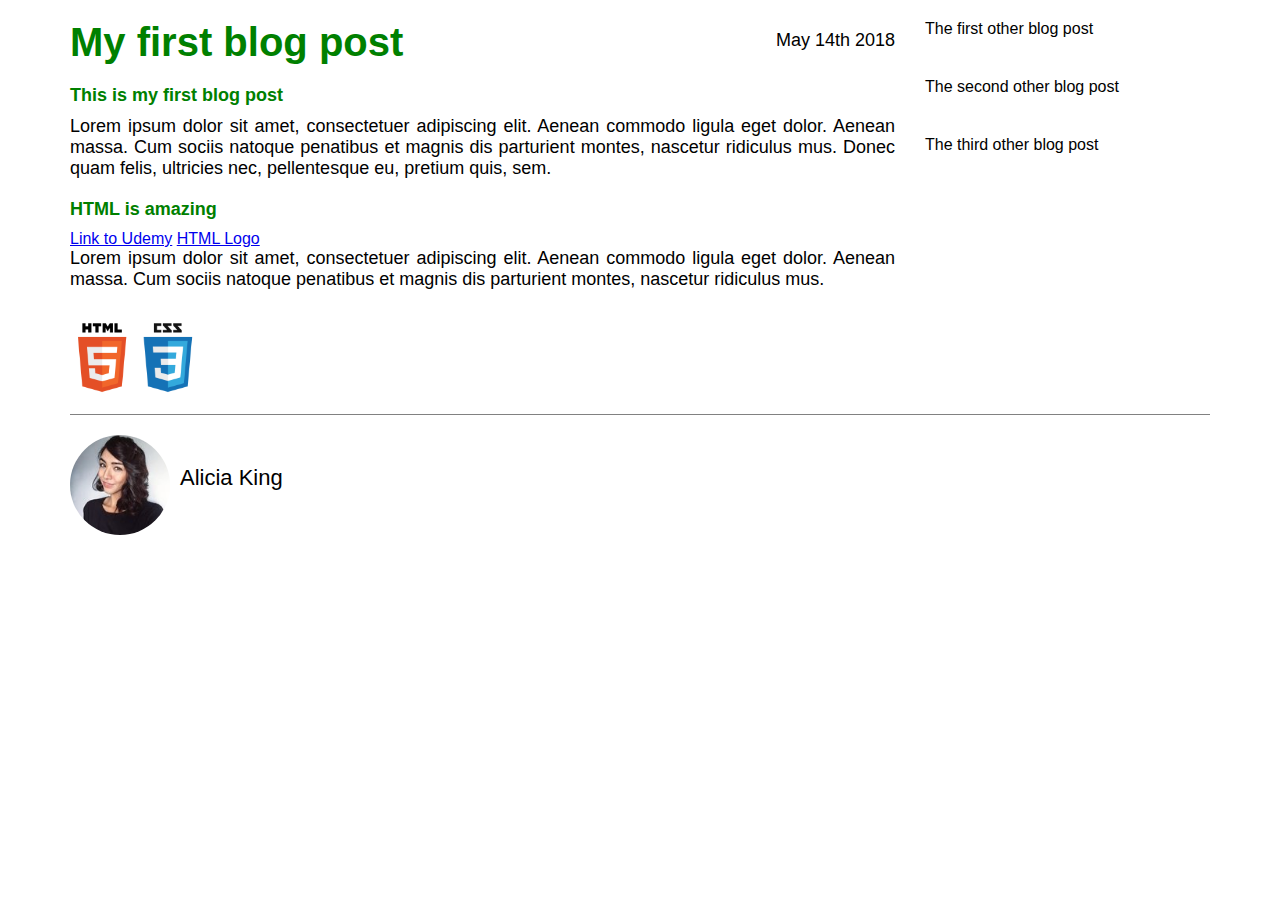
<file: blog post/index.html>
<!DOCTYPE html>
<html>
    <head>
        <title>My first Blog Post</title>
        <link rel="stylesheet" type="text/css" href="style.css">
    </head>
    <body>
        <div class="container">            
            <div class="blog-post">
        
                <h1>My first blog post</h1>
                <p class="date" >May 14th 2018 </p>
                <h2>This is my first blog post</h2>

                <p class="main-text">
                Lorem ipsum dolor sit amet, consectetuer adipiscing elit. Aenean commodo ligula eget dolor. Aenean massa. Cum sociis natoque penatibus et magnis dis parturient montes, nascetur ridiculus mus. Donec quam felis, ultricies nec, pellentesque eu, pretium quis, sem.
                </p>
                <h2>HTML is amazing</h2>
                <a href="http://udemy.com" target= "_blank">Link to Udemy</a>
                <a href="Logo.png" target="_blank">HTML Logo</a>

                <p class="main-text">
                Lorem ipsum dolor sit amet, consectetuer adipiscing elit. Aenean commodo ligula eget dolor. Aenean massa. Cum sociis natoque penatibus et magnis dis parturient montes, nascetur ridiculus mus. 
                </p>
                <img src="Logo.png" alt="HTML5 logo">
            </div>
            
            
            <div class="other-posts">
                <div class="other">
                    The first other blog post
                </div>
                <div class="other">
                    The second other blog post
                </div>
                <div class="other">
                    The third other blog post
                </div>
            </div>

            <div class="clearfix"></div>
            <div class="author-box">
            <img src="author.jpg" alt="Author Photo">
            <p class="author-text">
                Alicia King
            </p>
            </div>
        
        </div>
    </body>

</html>
</file>
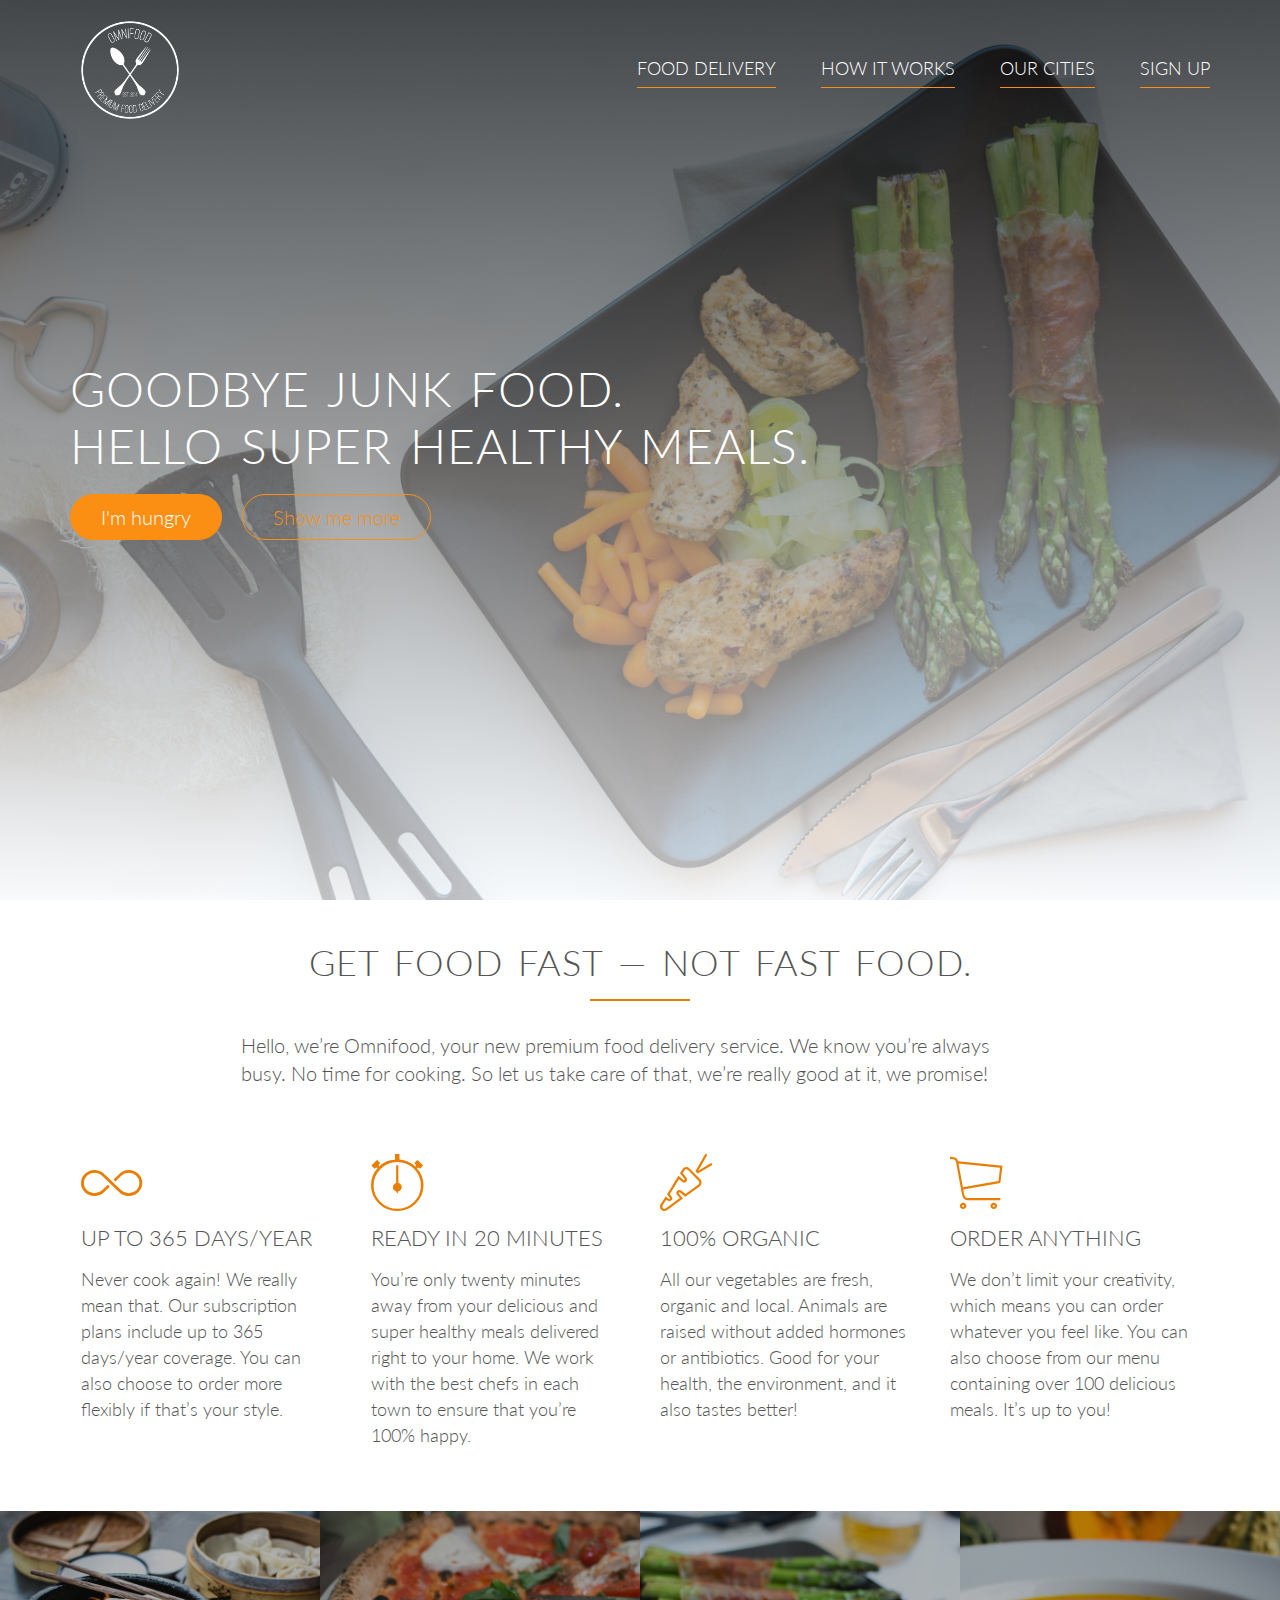
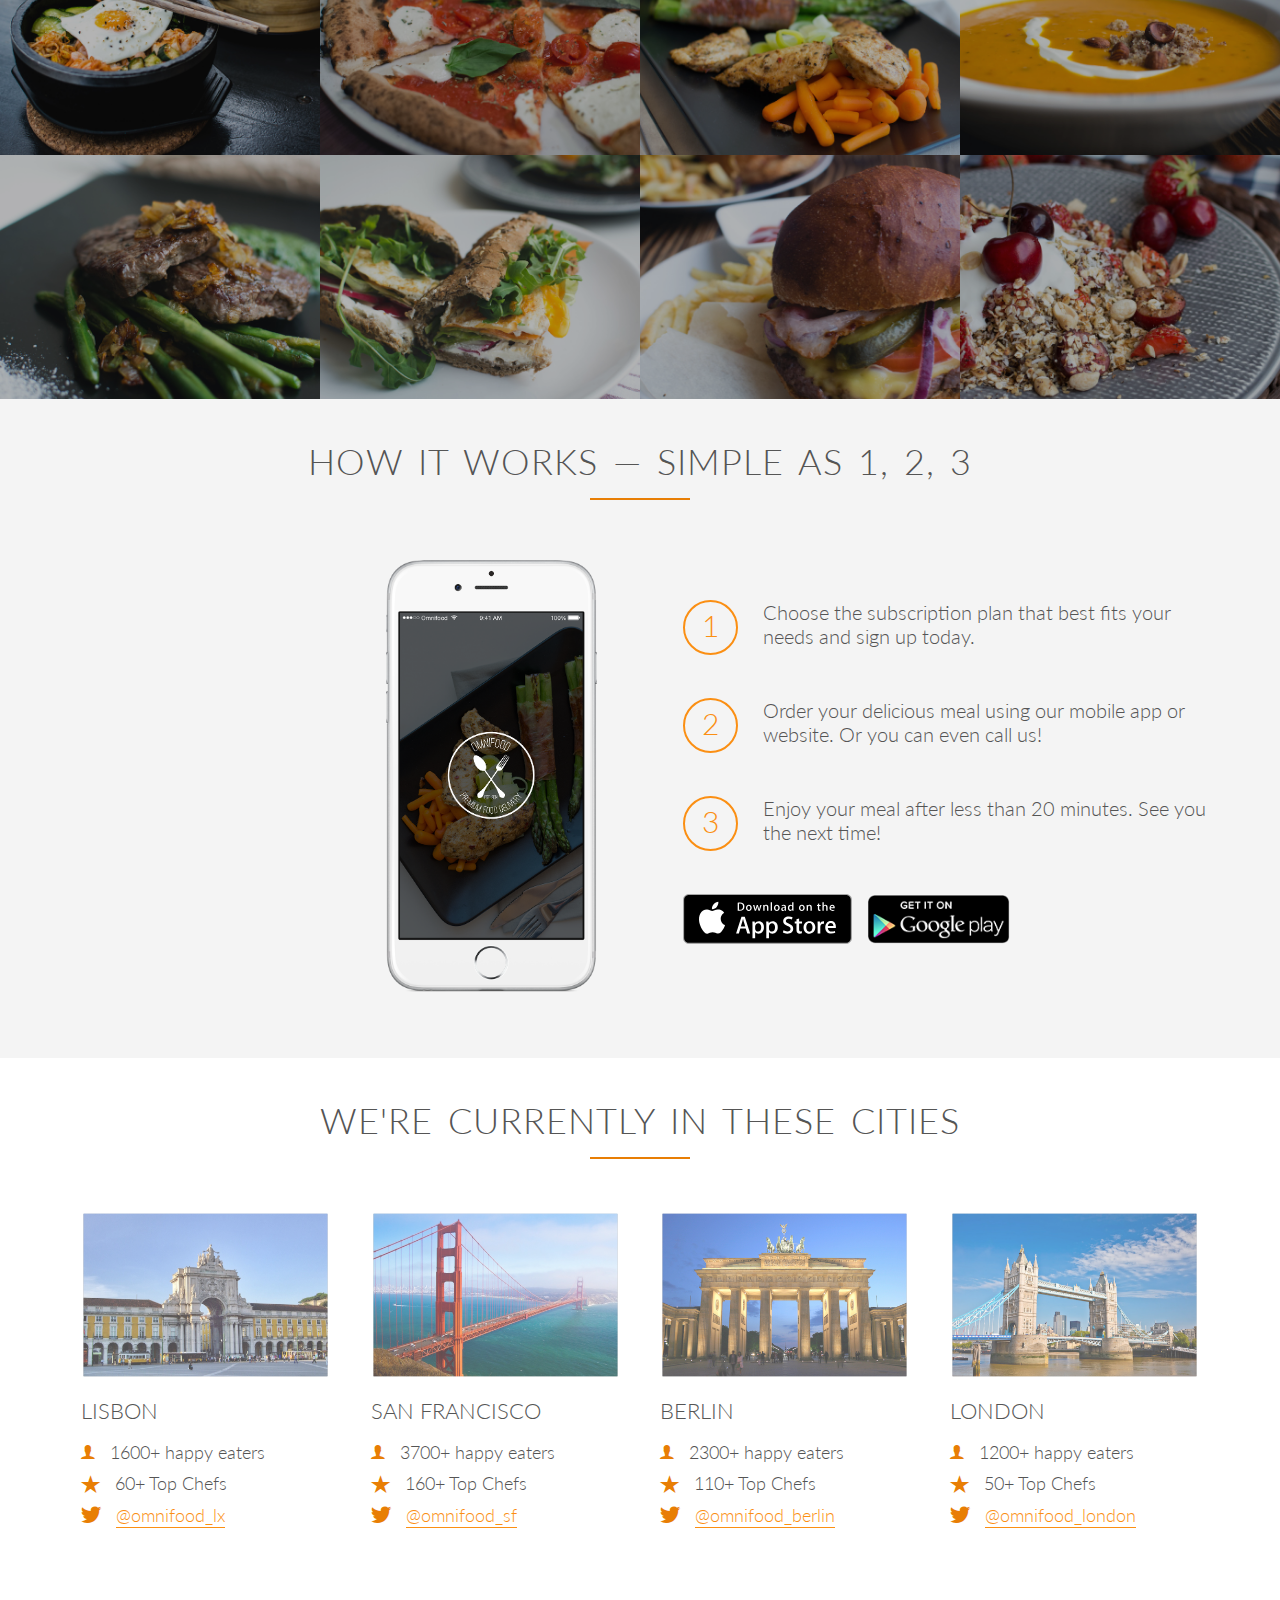
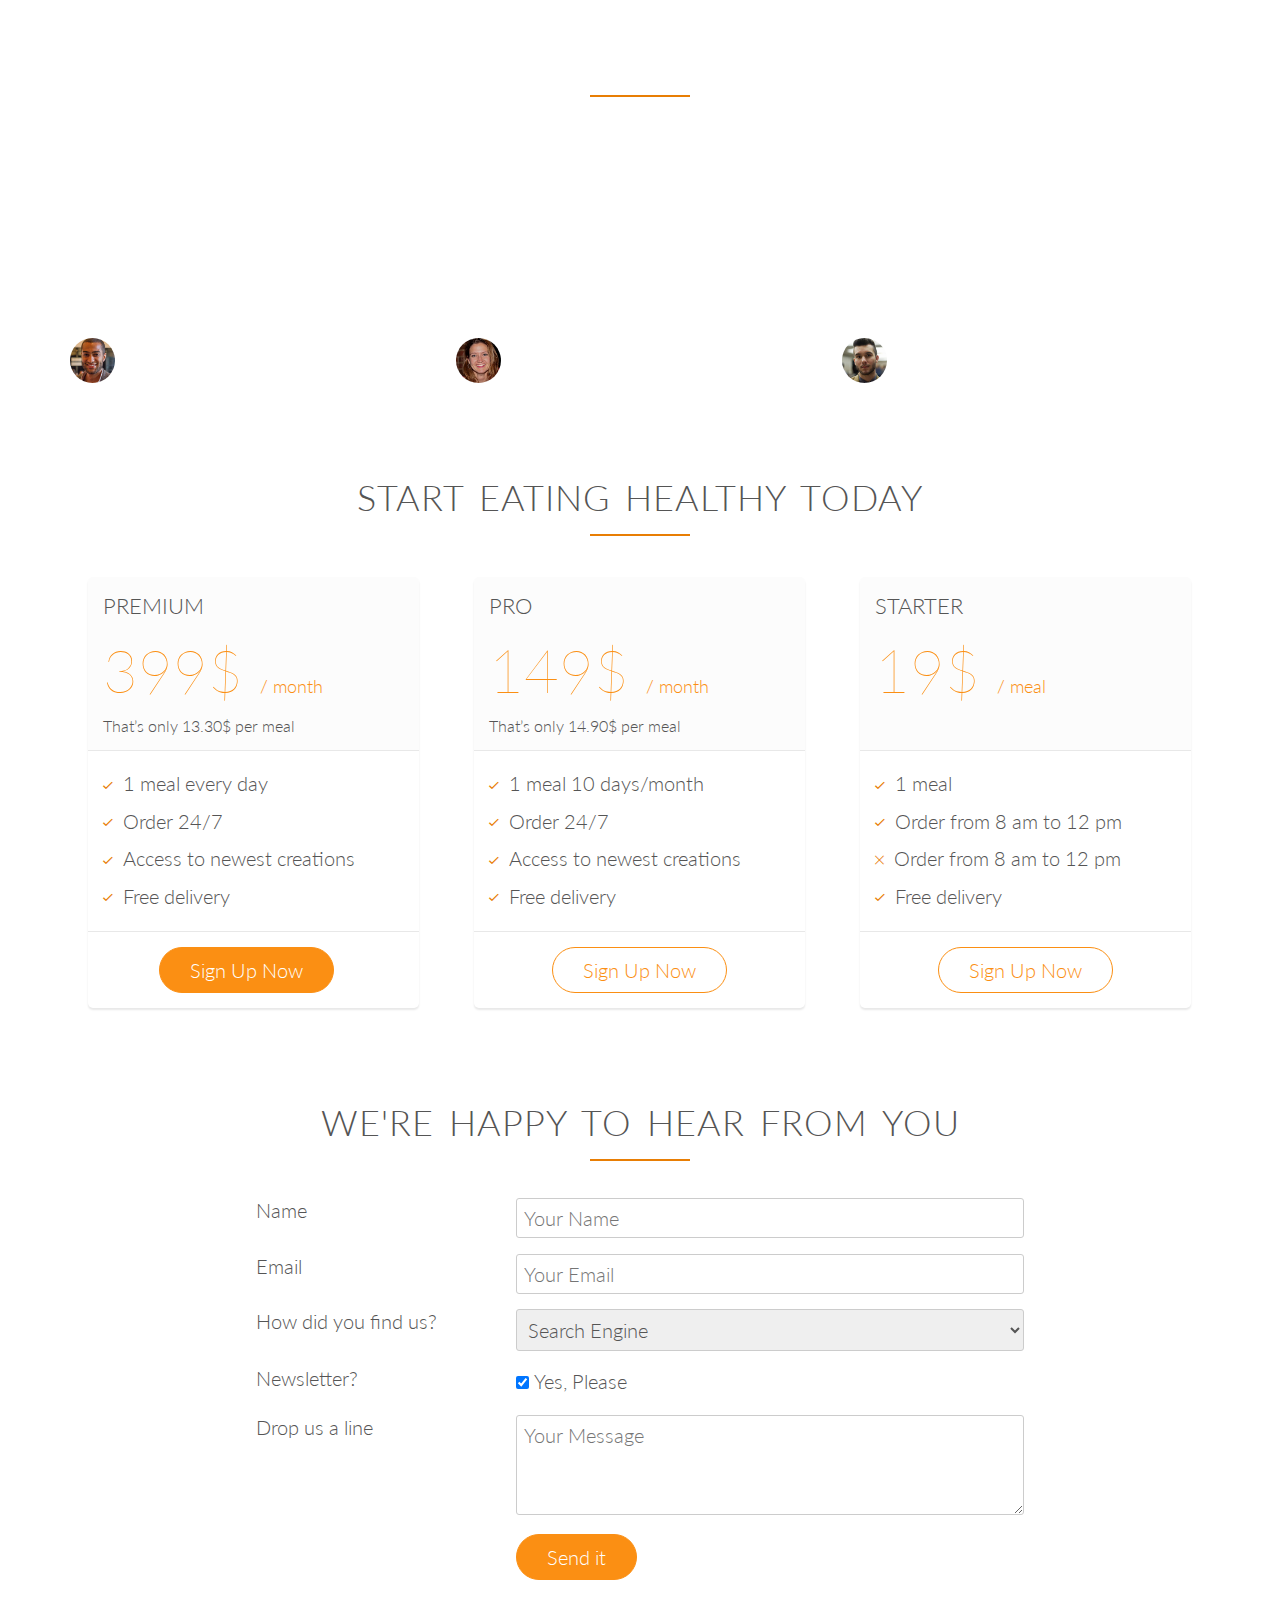
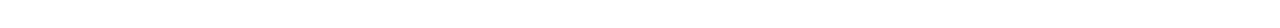
<file: omnifood/index.html>
<!DOCTYPE html>

<html lang="en">

<head>
    <link rel="stylesheet" type="text/css" href="vendors/css/normalize.css">
    <link rel="stylesheet" type="text/css" href="vendors/css/grid.css">
    <link rel="stylesheet" type="text/css" href="./resources/css/style.css">
    <link rel="stylesheet" type="text/css" href="./vendors/css/ionicons.min.css">
    <!-- <script src="https://unpkg.com/ionicons@4.1.1/dist/ionicons.js"></script> -->
    <link href="https://fonts.googleapis.com/css?family=Lato:100,300,300i,400" rel="stylesheet">
    <title>Omnifood</title>
</head>

<body>
    <nav>
        <div class="header-row">
            <img class="logo" src="resources/img/logo-white.png" alt="logo">
            <ul class="main-nav">
                <li>
                    <a href="#">Food Delivery</a>
                </li>
                <li>
                    <a href="#">How it works</a>
                </li>
                <li>
                    <a href="#">Our Cities</a>
                </li>
                <li>
                    <a href="#">Sign Up</a>
                </li>
            </ul>
        </div>
    </nav>
    <header>
        <div class="hero-text-box">
            <h1>Goodbye junk food.
                <br>Hello super healthy meals.</h1>
            <a class="btn btn-full" href="#">I'm hungry</a>
            <a class="btn btn-ghost" href="#">Show me more</a>
        </div>

    </header>

    <section class="secton-features">
        <div class="row">

            <h2>Get food fast &mdash; not fast food.</h2>
            <p class="long-copy">
                Hello, we&#8217;re Omnifood, your new premium food delivery service. We know you&#8217;re always busy. No time for cooking.
                So let us take care of that, we&#8217;re really good at it, we promise!
            </p>
            <div clas="row">
                <div class="col span-1-of-4 box">
                    <i class="ion-ios-infinite-outline icon-big"></i>
                    <!-- <ion-icon size="large" name="ios-infinite" ></ion-icon> -->
                    <h3>Up to 365 days/year</h3>
                    <p>Never cook again! We really mean that. Our subscription plans include up to 365 days/year coverage. You
                        can also choose to order more flexibly if that&#8217;s your style.
                    </p>
                </div>
                <div class="col span-1-of-4 box">
                    <i class="ion-ios-stopwatch-outline icon-big"></i>
                    <h3>Ready in 20 minutes</h3>
                    <p>You&#8217;re only twenty minutes away from your delicious and super healthy meals delivered right to
                        your home. We work with the best chefs in each town to ensure that you&#8217;re 100% happy.
                    </p>
                </div>
                <div class="col span-1-of-4 box">
                    <i class="ion-ios-nutrition-outline icon-big"></i>
                    <h3>100% organic</h3>
                    <p>All our vegetables are fresh, organic and local. Animals are raised without added hormones or antibiotics.
                        Good for your health, the environment, and it also tastes better!
                    </p>
                </div>
                <div class="col span-1-of-4 box">
                    <i class="ion-ios-cart-outline icon-big"></i>
                    <h3>Order anything</h3>
                    <p>We don&#8217;t limit your creativity, which means you can order whatever you feel like. You can also
                        choose from our menu containing over 100 delicious meals. It&#8217;s up to you!
                    </p>
                </div>
            </div>

        </div>

    </section>
    <section class="section-meals">
        <ul class="meals-showcase" >
            <li>
                <figure class="meal-photo">
                    <img src="resources/img/1.jpg" alt="Korean bibimbap with egg and vegetables">
                </figure>
            </li>
            <li>
                <figure class="meal-photo">
                    <img src="resources/img/2.jpg" alt="Simple italian pizza with cherry tomatoes">
                </figure>
            </li>
            <li>
                <figure class="meal-photo">
                    <img src="resources/img/3.jpg" alt="Chicken breast steak with vegetables">
                </figure>
            </li>
            <li>
                <figure class="meal-photo">
                    <img src="resources/img/4.jpg" alt="Autumn pumpkin soup">
                </figure>
            </li>
        </ul>
        <ul class="meals-showcase " >
            <li>
                <figure class="meal-photo">
                    <img src="resources/img/5.jpg" alt="Paleo beef steak with vegetables">
                </figure>
            </li>
            <li>
                <figure class="meal-photo">
                    <img src="resources/img/6.jpg" alt="Healthy baguette with egg and vegetables">
                </figure>
            </li>
            <li>
                <figure class="meal-photo">
                    <img src="resources/img/7.jpg" alt="Burger with cheddar and bacon">
                </figure>
            </li>
            <li>
                <figure class="meal-photo">
                    <img src="resources/img/8.jpg" alt="Granola with cherries and strawberries">
                </figure>
            </li>
        </ul>

    </section>
    <div class="clearfix"></div>
    <section class="section-steps">
        <div class="row">
            <h2>How it works &mdash; Simple as 1, 2, 3</h2>
        </div>
        <div class="row">
            <div class="col span-1-of-2 steps-box">
                <img src="./resources/img/app-iPhone.png" class="app-screen" alt="Omnifood app on iPhone">
            </div>
            <div class="col span-1-of-2 steps-box">
                <div class="works-step">
                    <div>1</div>
                    <p>
                        Choose the subscription plan that best fits your needs and sign up today.
                    </p>
                </div>
                <div class="works-step">
                    <div>2</div>
                    <p>
                        Order your delicious meal using our mobile app or website. Or you can even call us!
                    </p>
                </div>
                <div class="works-step">
                    <div>3</div>
                    <p>
                        Enjoy your meal after less than 20 minutes. See you the next time!
                    </p>
                </div>
                <a href="#" class="btn-app"><img src="./resources/img/download-app.svg"  alt="App Store Download Image"></a>
                <a href="#" class="btn-app"><img src="./resources/img/download-app-android.png" alt="Play Store Download Image"></a>
            </div>
        </div>
    </section>
    <div class="clearfix"></div>
    <section class="section-cities">
        <div class="row">
            <h2>We're currently in these cities</h2>
        </div>
        <div class="row">
            <div class="col span-1-of-4 box">
                <img src="./resources/img/lisbon-3.jpg" alt="Lisbon">
                <h3>Lisbon</h3>
                <div class="city-feature">
                    <p>
                        <i class="ion-ios-person icon-small"></i>
                        1600+ happy eaters</p>
                </div>
                <div class="city-feature">
                    <p>
                        <i class="ion-ios-star icon-small"></i>
                        60+ Top Chefs</p>
                </div>
                <div class="city-feature">
                    <p>
                        <i class="ion-social-twitter icon-small"></i>
                        <a href="#">@omnifood_lx</a></p>
                </div>
            </div>
            <div class="col span-1-of-4 box">
                <img src="./resources/img/san-francisco.jpg" alt="San Francisco">
                <h3>San Francisco</h3>
                <div class="city-feature">
                    <p>
                        <i class="ion-ios-person icon-small"></i>
                        3700+ happy eaters</p>
                </div>
                <div class="city-feature">
                    <p>
                        <i class="ion-ios-star icon-small"></i>
                        160+ Top Chefs</p>
                </div>
                <div class="city-feature">
                    <p>
                        <i class="ion-social-twitter icon-small"></i>
                        <a href="#">@omnifood_sf</a></p>
                </div>
            </div>
            <div class="col span-1-of-4 box">
                <img src="./resources/img/berlin.jpg" alt="Berlin">
                <h3>Berlin</h3>
                <div class="city-feature">
                    <p>
                        <i class="ion-ios-person icon-small"></i>
                        2300+ happy eaters</p>
                </div>
                <div class="city-feature">
                    <p>
                        <i class="ion-ios-star icon-small"></i>
                        110+ Top Chefs</p>
                </div>
                <div class="city-feature">
                    <p>
                        <i class="ion-social-twitter icon-small"></i>
                        <a href="#">@omnifood_berlin</a></p>
                </div>
            </div>
            <div class="col span-1-of-4 box">
                <img src="./resources/img/london.jpg" alt="London">
                <h3>London</h3>
                <div class="city-feature">
                    <p>
                        <i class="ion-ios-person icon-small"></i>
                        1200+ happy eaters</p>
                </div>
                <div class="city-feature">
                    <p>
                        <i class="ion-ios-star icon-small"></i>
                        50+ Top Chefs</p>
                </div>
                <div class="city-feature">
                    <p>
                        <i class="ion-social-twitter icon-small"></i>
                        <a href="#">@omnifood_london</a></p>
                </div>
            </div>
        </div>
    </section>
    <section class="section-testimonials">
        <h2>Our customers can't live without us</h2>
        <div class="row">
            <div class="col span-1-of-3">
                <blockquote>
                    Omnifood is just awesome! I just launched a startup which leaves me with no time for cooking, so Omnifood is a life-saver. 
                    Now that I got used to it, I couldn't live without my daily meals!
                </blockquote>
                <cite>
                    <img src="./resources/img/customer-1.jpg" alt="Customer 1">
                    Alberto Duncan
                </cite>
            </div>
            <div class="col span-1-of-3">
                <blockquote>
                    Inexpensive, healthy and great-tasting meals, delivered right to my home. 
                    We have lots of food delivery here in Lisbon, but no one comes even close to Omifood. Me and my family are so in love!
                </blockquote>
                <cite>
                    <img src="./resources/img/customer-2.jpg" alt="Customer 1">
                    Joana Silva
                </cite>
            </div>
            <div class="col span-1-of-3">
                <blockquote>
                    I was looking for a quick and easy food delivery service in San Franciso. I tried a lot of them and ended up with Omnifood. 
                    Best food delivery service in the Bay Area. Keep up the great work!
                </blockquote>
                <cite>
                    <img src="./resources/img/customer-3.jpg" alt="Customer 1">
                    Milton Chapman
                </cite>
            </div>
        </div>
    </section>

    <section "section-plans">
        <div class="row">
            <h2>Start eating healthy today</h2>
        </div>
        <div class="row">
            <div class="col span-1-of-3">
                <div class="plan-box">
                    <div>
                        <h3>Premium</h3>
                        <p class="plan-price">399$ <span>/ month</span></p>
                        <p class="plan-price-meal">That’s only 13.30$ per meal</p>
                    </div>
                    <div>
                        <ul>
                            <li><i class="ion-ios-checkmark-empty icon-small"></i>1 meal every day</li>
                            <li><i class="ion-ios-checkmark-empty icon-small"></i>Order 24/7</li>
                            <li><i class="ion-ios-checkmark-empty icon-small"></i>Access to newest creations</li>
                            <li><i class="ion-ios-checkmark-empty icon-small"></i>Free delivery</li>
                        </ul>
                    </div>
                    <div>
                        <a href="#" class="btn btn-full">Sign Up Now</a>
                    </div>
                </div>
            </div>
            <div class="col span-1-of-3">
                <div class="plan-box">
                    <div>
                        <h3>Pro</h3>
                        <p class="plan-price">149$ <span>/ month</span></p>
                        <p class="plan-price-meal">That’s only 14.90$ per meal</p>
                    </div>
                    <div>
                        <ul>
                            <li><i class="ion-ios-checkmark-empty icon-small"></i>1 meal 10 days/month</li>
                            <li><i class="ion-ios-checkmark-empty icon-small"></i>Order 24/7</li>
                            <li><i class="ion-ios-checkmark-empty icon-small"></i>Access to newest creations</li>
                            <li><i class="ion-ios-checkmark-empty icon-small"></i>Free delivery</li>
                        </ul>
                    </div>
                    <div>
                        <a href="#" class="btn btn-ghost">Sign Up Now</a>
                    </div>
                </div>
            </div>
            <div class="col span-1-of-3">
                <div class="plan-box">
                    <div>
                        <h3>Starter</h3>
                        <p class="plan-price">19$ <span>/ meal</span></p>
                        <p class="plan-price-meal">&nbsp;</p>
                    </div>
                    <div>
                        <ul>
                            <li><i class="ion-ios-checkmark-empty icon-small"></i>1 meal</li>
                            <li><i class="ion-ios-checkmark-empty icon-small"></i>Order from 8 am to 12 pm</li>
                            <li><i class="ion-ios-close-empty icon-small"></i>Order from 8 am to 12 pm</li>
                            <li><i class="ion-ios-checkmark-empty icon-small"></i>Free delivery</li>
                        </ul>
                    </div>
                    <div>
                        <a href="#" class="btn btn-ghost">Sign Up Now</a>
                    </div>
                </div>
            </div>
        </div>
    </section>
    <section class="section-form">
        <form method="POST" class="contact-form">
            <div class="row">
                <h2>We're happy to hear from you</h2>
            </div>
            <div class="row">
                <div class="col span-1-of-3">
                    Name
                </div>
                <div class="col span-2-of-3">
                    <input type="text" name="name" id="name" placeholder="Your Name" required>
                </div>
            </div>
            <div class="row">
                <div class="col span-1-of-3">
                    Email
                </div>
                <div class="col span-2-of-3">
                    <input type="email" name="email" id="email" placeholder="Your Email" required>
                </div>
            </div>
            <div class="row">
                <div class="col span-1-of-3">
                    How did you find us?
                </div>
                <div class="col span-2-of-3">
                    <select>
                        <option value="search" selected>Search Engine</option>
                        <option value="friends">Friends</option>
                        <option value="ad">Advertisement</option>
                        <option value="other">Other</option>
                    </select>
                </div>
            </div>
            <div class="row">
                <div class="col span-1-of-3">
                    Newsletter?
                </div>
                <div class="col span-2-of-3">
                    <input type="checkbox" checked>Yes, Please
                </div>
            </div>
            <div class="row">
                <div class="col span-1-of-3">
                    Drop us a line
                </div>
                <div class="col span-2-of-3">
                    <textarea placeholder="Your Message"></textarea>
                </div>
            </div>
            <div class="row">
                <div class="col span-1-of-3">
                    &nbsp;
                </div>
                <div class="col span-2-of-3">
                    <input type="submit" value="Send it"> 
                </div>
            </div>
        </form>
    </section>

</body>

</html>
</file>
<file: blog post/style.css>
*{
    margin:0px;
    padding:0px;
    box-sizing:border-box;
}

.clearfix:after{
    content: "";
    display: table;
    clear: both;
}

body{
    font-family: Helvetica Neue, Arial;
}

h1,h2{
    color:green;
    font-family: Helvetica Neue, Arial;    
}

h1{
    font-size:40px;
    margin-bottom:20px;
}

h2{
    font-size:18px;
    margin-bottom:10px;
}

.main-text{
    text-align:justify;
    margin-bottom:20px;
}

p {
    font-size:18px;
    text-align: justify;
    font-family: Hevetica Neue, Arial;
}

.container {
    width:1140px;
    margin:20px auto 0px auto;
}

.blog-post {
    width: 75%;
    float:left;
    padding-right:30px;
    position:relative;
}

.other-posts {
    width: 25%;
    float:left;
}

.author-box {
    border-top: 1px solid #818181;
    padding-top: 20px;
}

.author-text {
    font-size:22px;
    float: left;
    margin-top:30px;
    margin-left:10px;
}

.other {
    margin-bottom:40px;
}

.author-box img {
    height: 100px;
    width: 100px;
    border-radius: 50%;
    float:left;
}

.blog-post img{
    height:100px;
    width:auto;
}

.date{
    position:absolute;
    top: 10px;
    right: 30px;
}
</file>
<file: omnifood/vendors/css/grid.css>
/*  SECTIONS  ============================================================================= */

.section {
	clear: both;
	padding: 0px;
	margin: 0px;
}

/*  GROUPING  ============================================================================= */

.row {
    zoom: 1; /* For IE 6/7 (trigger hasLayout) */
}

.row:before,
.row:after {
    content:"";
    display:table;
}
.row:after {
    clear:both;
}

/*  GRID COLUMN SETUP   ==================================================================== */

.col {
	display: block;
	float:left;
	margin: 1% 0 1% 1.6%;
}

.col:first-child { margin-left: 0; } /* all browsers except IE6 and lower */


/*  REMOVE MARGINS AS ALL GO FULL WIDTH AT 480 PIXELS */

@media only screen and (max-width: 480px) {
	.col { 
		/*margin: 1% 0 1% 0%;*/
        margin: 0;
	}
}


/*  GRID OF TWO   ============================================================================= */


.span-2-of-2 {
	width: 100%;
}

.span-1-of-2 {
	width: 49.2%;
}

/*  GO FULL WIDTH AT LESS THAN 480 PIXELS */

@media only screen and (max-width: 480px) {
	.span-2-of-2 {
		width: 100%; 
	}
	.span-1-of-2 {
		width: 100%; 
	}
}


/*  GRID OF THREE   ============================================================================= */

	
.span-3-of-3 {
	width: 100%; 
}

.span-2-of-3 {
	width: 66.13%; 
}

.span-1-of-3 {
	width: 32.26%; 
}


/*  GO FULL WIDTH AT LESS THAN 480 PIXELS */

@media only screen and (max-width: 480px) {
	.span-3-of-3 {
		width: 100%; 
	}
	.span-2-of-3 {
		width: 100%; 
	}
	.span-1-of-3 {
		width: 100%;
	}
}

/*  GRID OF FOUR   ============================================================================= */

	
.span-4-of-4 {
	width: 100%; 
}

.span-3-of-4 {
	width: 74.6%; 
}

.span-2-of-4 {
	width: 49.2%; 
}

.span-1-of-4 {
	width: 23.8%; 
}


/*  GO FULL WIDTH AT LESS THAN 480 PIXELS */

@media only screen and (max-width: 480px) {
	.span-4-of-4 {
		width: 100%; 
	}
	.span-3-of-4 {
		width: 100%; 
	}
	.span-2-of-4 {
		width: 100%; 
	}
	.span-1-of-4 {
		width: 100%; 
	}
}


/*  GRID OF FIVE   ============================================================================= */

	
.span-5-of-5 {
	width: 100%;
}

.span-4-of-5 {
  	width: 79.68%; 
}

.span-3-of-5 {
  	width: 59.36%; 
}

.span-2-of-5 {
  	width: 39.04%;
}

.span-1-of-5 {
  	width: 18.72%;
}


/*  GO FULL WIDTH AT LESS THAN 480 PIXELS */

@media only screen and (max-width: 480px) {
	.span-5-of-5 {
		width: 100%; 
	}
	.span-4-of-5 {
		width: 100%; 
	}
	.span-3-of-5 {
		width: 100%; 
	}
	.span-2-of-5 {
		width: 100%; 
	}
	.span-1-of-5 {
		width: 100%; 
	}
}


/*  GRID OF SIX   ============================================================================= */


.span-6-of-6 {
	width: 100%;
}

.span-5-of-6 {
  	width: 83.06%;
}

.span-4-of-6 {
  	width: 66.13%;
}

.span-3-of-6 {
  	width: 49.2%;
}

.span-2-of-6 {
  	width: 32.26%;
}

.span-1-of-6 {
  	width: 15.33%;
}


/*  GO FULL WIDTH AT LESS THAN 480 PIXELS */

@media only screen and (max-width: 480px) {
	.span-6-of-6 {
		width: 100%; 
	}
	.span-5-of-6 {
		width: 100%; 
	}
	.span-4-of-6 {
		width: 100%; 
	}
	.span-3-of-6 {
		width: 100%; 
	}
	.span-2-of-6 {
		width: 100%; 
	}
	.span-1-of-6 {
		width: 100%; 
	}
}



/*  GRID OF SEVEN   ============================================================================= */


.span-7-of-7 {
	width: 100%;
}

.span-6-of-7 {
	width: 85.48%;
}

.span-5-of-7 {
  	width: 70.97%;
}

.span-4-of-7 {
  	width: 56.45%;
}

.span-3-of-7 {
  	width: 41.94%;
}

.span-2-of-7 {
  	width: 27.42%;
}

.span-1-of-7 {
  	width: 12.91%;
}


/*  GO FULL WIDTH AT LESS THAN 480 PIXELS */

@media only screen and (max-width: 480px) {
	.span-7-of-7 {
		width: 100%; 
	}
	.span-6-of-7 {
		width: 100%; 
	}
	.span-5-of-7 {
		width: 100%; 
	}
	.span-4-of-7 {
		width: 100%; 
	}
	.span-3-of-7 {
		width: 100%; 
	}
	.span-2-of-7 {
		width: 100%; 
	}
	.span-1-of-7 {
		width: 100%; 
	}
}


/*  GRID OF EIGHT   ============================================================================= */

	
.span-8-of-8 {
	width: 100%;
}

.span-7-of-8 {
	width: 87.3%; 
}

.span-6-of-8 {
	width: 74.6%; 
}

.span-5-of-8 {
	width: 61.9%; 
}

.span-4-of-8 {
	width: 49.2%; 
}

.span-3-of-8 {
	width: 36.5%;
}

.span-2-of-8 {
	width: 23.8%; 
}

.span-1-of-8 {
	width: 11.1%; 
}


/*  GO FULL WIDTH AT LESS THAN 480 PIXELS */

@media only screen and (max-width: 480px) {
	.span-8-of-8 {
		width: 100%; 
	}
	.span-7-of-8 {
		width: 100%; 
	}
	.span-6-of-8 {
		width: 100%; 
	}
	.span-5-of-8 {
		width: 100%; 
	}
	.span-4-of-8 {
		width: 100%; 
	}
	.span-3-of-8 {
		width: 100%; 
	}
	.span-2-of-8 {
		width: 100%; 
	}
	.span-1-of-8 {
		width: 100%; 
	}
}


/*  GRID OF NINE   ============================================================================= */


.span-9-of-9 {
	width: 100%;
}

.span-8-of-9 {
	width: 88.71%;
}

.span-7-of-9 {
	width: 77.42%; 
}

.span-6-of-9 {
	width: 66.13%; 
}

.span-5-of-9 {
	width: 54.84%; 
}

.span-4-of-9 {
	width: 43.55%; 
}

.span-3-of-9 {
	width: 32.26%;
}

.span-2-of-9 {
	width: 20.97%; 
}

.span-1-of-9 {
	width: 9.68%; 
}


/*  GO FULL WIDTH AT LESS THAN 480 PIXELS */

@media only screen and (max-width: 480px) {
	.span-9-of-9 {
		width: 100%; 
	}
	.span-8-of-9 {
		width: 100%; 
	}
	.span-7-of-9 {
		width: 100%; 
	}
	.span-6-of-9 {
		width: 100%; 
	}
	.span-5-of-9 {
		width: 100%; 
	}
	.span-4-of-9 {
		width: 100%; 
	}
	.span-3-of-9 {
		width: 100%; 
	}
	.span-2-of-9 {
		width: 100%; 
	}
	.span-1-of-9 {
		width: 100%; 
	}
}


/*  GRID OF TEN   ============================================================================= */


.span-10-of-10 {
	width: 100%;
}

.span-9-of-10 {
	width: 89.84%;
}

.span-8-of-10 {
	width: 79.68%;
}

.span-7-of-10 {
	width: 69.52%; 
}

.span-6-of-10 {
	width: 59.36%; 
}

.span-5-of-10 {
	width: 49.2%; 
}

.span-4-of-10 {
	width: 39.04%; 
}

.span-3-of-10 {
	width: 28.88%;
}

.span-2-of-10 {
	width: 18.72%; 
}

.span-1-of-10 {
	width: 8.56%; 
}


/*  GO FULL WIDTH AT LESS THAN 480 PIXELS */

@media only screen and (max-width: 480px) {
	.span-10-of-10 {
		width: 100%; 
	}
	.span-9-of-10 {
		width: 100%; 
	}
	.span-8-of-10 {
		width: 100%; 
	}
	.span-7-of-10 {
		width: 100%; 
	}
	.span-6-of-10 {
		width: 100%; 
	}
	.span-5-of-10 {
		width: 100%; 
	}
	.span-4-of-10 {
		width: 100%; 
	}
	.span-3-of-10 {
		width: 100%; 
	}
	.span-2-of-10 {
		width: 100%; 
	}
	.span-1-of-10 {
		width: 100%; 
	}
}


/*  GRID OF ELEVEN   ============================================================================= */

.span-11-of-11 {
	width: 100%;
}

.span-10-of-11 {
	width: 90.76%;
}

.span-9-of-11 {
	width: 81.52%;
}

.span-8-of-11 {
	width: 72.29%;
}

.span-7-of-11 {
	width: 63.05%; 
}

.span-6-of-11 {
	width: 53.81%; 
}

.span-5-of-11 {
	width: 44.58%; 
}

.span-4-of-11 {
	width: 35.34%; 
}

.span-3-of-11 {
	width: 26.1%;
}

.span-2-of-11 {
	width: 16.87%; 
}

.span-1-of-11 {
	width: 7.63%; 
}


/*  GO FULL WIDTH AT LESS THAN 480 PIXELS */

@media only screen and (max-width: 480px) {
	.span-11-of-11 {
		width: 100%; 
	}
	.span-10-of-11 {
		width: 100%; 
	}
	.span-9-of-11 {
		width: 100%; 
	}
	.span-8-of-11 {
		width: 100%; 
	}
	.span-7-of-11 {
		width: 100%; 
	}
	.span-6-of-11 {
		width: 100%; 
	}
	.span-5-of-11 {
		width: 100%; 
	}
	.span-4-of-11 {
		width: 100%; 
	}
	.span-3-of-11 {
		width: 100%; 
	}
	.span-2-of-11 {
		width: 100%; 
	}
	.span-1-of-11 {
		width: 100%; 
	}
}


/*  GRID OF TWELVE   ============================================================================= */

.span-12-of-12 {
	width: 100%;
}

.span-11-of-12 {
	width: 91.53%;
}

.span-10-of-12 {
	width: 83.06%;
}

.span-9-of-12 {
	width: 74.6%;
}

.span-8-of-12 {
	width: 66.13%;
}

.span-7-of-12 {
	width: 57.66%; 
}

.span-6-of-12 {
	width: 49.2%; 
}

.span-5-of-12 {
	width: 40.73%; 
}

.span-4-of-12 {
	width: 32.26%; 
}

.span-3-of-12 {
	width: 23.8%;
}

.span-2-of-12 {
	width: 15.33%; 
}

.span-1-of-12 {
	width: 6.86%; 
}


/*  GO FULL WIDTH AT LESS THAN 480 PIXELS */

@media only screen and (max-width: 480px) {
	.span-12-of-12 {
		width: 100%; 
	}
	.span-11-of-12 {
		width: 100%; 
	}
	.span-10-of-12 {
		width: 100%; 
	}
	.span-9-of-12 {
		width: 100%; 
	}
	.span-8-of-12 {
		width: 100%; 
	}
	.span-7-of-12 {
		width: 100%; 
	}
	.span-6-of-12 {
		width: 100%; 
	}
	.span-5-of-12 {
		width: 100%; 
	}
	.span-4-of-12 {
		width: 100%; 
	}
	.span-3-of-12 {
		width: 100%; 
	}
	.span-2-of-12 {
		width: 100%; 
	}
	.span-1-of-12 {
		width: 100%; 
	}
}
</file>
<file: omnifood/resources/css/style.css>
/***light-orange:#fb8f13
****dark-orange:#e87e04
***********/
*{
    margin:0px;
    padding:0px;
    box-sizing: border-box;
}

html {
    background: #fff;
    color:#555;
    font-family: 'lato', 'arial', 'sans-seriff';
    font-size: 20px;
    font-weight: 300;
    text-rendering: optimizeLegibility;
}

.clearfix{
    clear:both;
}

/* .clearfix{
    zoom: 1;
}
clearfix::after{
    content:'.';
    clear:both;
    display:block;
    height:0;
    visibility:hidden;
} */

.header-row{
    max-width: 1140px;
    margin: 0 auto;
}

.row{
    max-width: 1140px;
    margin: 0 auto;
}

/************************************/
/***********PARAGRAPHS***************/
/************************************/

.long-copy{
    line-height: 140%;
    width:70%;
    margin-left:15%;
}

/************************************/
/***********HEADINGS*****************/
/************************************/

h1,
h2,
h3{
    font-weight:300;
    text-transform: uppercase;
}

h1{
    margin-top:0;
    margin-bottom:20px;
    color: #fff;
    font-size:240%;
    word-spacing: 4px;
    width:1140px;
    letter-spacing: 1px;
    
}

h2{
    font-size:180%;
    word-spacing: 4px;
    text-align: center;
    margin-bottom:30px;  
    letter-spacing: 1px;
}

h3{
    font-size:110%;
    margin-bottom: 15px;
}

h2:after {
    display:block;
    height:2px;
    width:100px;
    background-color:#e87e04;
    content:"";
    margin: 15px auto 0 auto;
}

.box p{
    font-size:90%;
    line-height:145%;
}

/*---------------------------------------------------*/
/*----------------ICONS SECTION-------------------*/
/*---------------------------------------------------*/

.icon-big{
    color: #e87e04;
    font-size:350%;
    margin-bottom:10px;

}

.icon-small{
    display:inline-block;
    margin-top:-4px;
    color: #e87e04;
    font-size:120%;
    margin-right:10px;
    vertical-align: middle;

}

/*-----------------------------------------------*/
/*-----------LINKS----------------------*/
/*-----------------------------------------------*/
a:link,
a:visited{
    color:#fb8f13;
    text-decoration: none;
    border-bottom: 1px solid #fb8f13;
    padding-bottom: 1px;
}

a:hover{
    color: #e87e04;
    border-bottom: 1px solid transparent;
    transition: color 0.2s, border-bottom 0.2s;
}

/*-----------------------------------------------*/
/*-----------BUTTONS----------------------*/
/*-----------------------------------------------*/
.btn:link, 
.btn:visited,
input[type=submit]{
    display: inline-block;
    border-radius: 200px;
    padding: 10px 30px;
    text-decoration: none;
    font-weight: 300;
    transition: background-color 0.2s, color 0.2s, border 0.2s;
}

.btn-full:link, 
.btn-full:visited,
input[type=submit]{
    background-color: #fb8f13;
    border: 1px solid #fb8f13;
    color:#fff;
    margin-right:15px;
}

.btn-ghost:link, 
.btn-ghost:visited{
    border: 1px solid #fb8f13;
    color: #fb8f13;
}

.btn:hover,
.btn:active,
input[type=submit]:hover{
    background-color: #e87e04;
    border: 1px solid #e87e04;
    color: #fff;
}

/*-----------------------------------------------*/
/*-----------HEADER SECTION----------------------*/
/*-----------------------------------------------*/

header {
    background-image: linear-gradient(rgba(0, 0, 0, 0.7),rgba(255, 255, 255, 0.7)),url('img/hero.jpg');
    background-size:cover;
    background-position: center;
    background-attachment:fixed;
    height: 100vh;
}

.hero-text-box {
    position: absolute;
    top:50%;
    left:50%;
    transform: translate(-50%,-50%);
}

.logo{
    height: 100px;
    width:auto;
    float:left;
    margin-top: 20px;
    margin-left: 10px;
}

.main-nav{
    float:right;
    list-style: none;
    margin-top:55px;
}

.main-nav li{
    display: inline-block;
    margin-left: 40px;
}

.main-nav li a:link,
.main-nav li a:visited{
    color:#fff;
    text-decoration: none;
    text-transform: uppercase;
    font-size:90%;
    padding:8px 0;
    transform: border-bottom 0.2s;
}

.main-nav li a:hover,
.main-nav li a:active{
    border-bottom: 2px solid #e87e04;
}

section {
    padding: 40px 0;
}

.box{
    padding:1%;
}

/****************************************************/
/***************SECTION FEATURES*********************/
/****************************************************/
.secton-features .long-copy{
    margin-bottom: 30px;
}

/****************************************************/
/***************MEALS SECTION************************/
/****************************************************/

.section-meals{
    padding: 0;
}

.meals-showcase{
    list-style: none;
    width:100%;
}

.meals-showcase li{
    float:left;
    width:25%;
}

.meal-photo{
    margin:0;
    overflow:hidden;
    background-color:black;
}

.meal-photo img{
    width:100%;
    transform: scale(1.15);
    opacity:0.7;
}

.meal-photo img:hover{
    transform: scale(1.03);
    opacity:1;
    transition: opacity 0.5s, transform 0.5s;
}

/****************************************************************/
/******************Steps Section*********************************/
/****************************************************************/

.section-steps{
    background-color: #f4f4f4;
}

.steps-box:first-child{
    text-align: right;
    padding-right:3%;
    margin-top: 30px;
}

.steps-box:last-child{
    padding-left:3%;
    margin-top:70px;
    margin-bottom:70px;
}

.app-screen{
    width:40%;
}

.btn-app:link,
.btn-app:visited{
    border:0;
}

.btn-app img{
    height: 50px;
    margin-right: 10px;
}

.works-step{
    margin-bottom: 50px;
}

.works-step div{
    /* display:inline-block; */
    color: #fb8f13;
    padding :5px;
    text-align: center;
    border-radius: 50%;
    height:55px;
    width: 55px;
    border: 2px solid #fb8f13;
    float:left;
    font-size:150%;
    margin-right: 25px;
}

/****************************************************/
/***************CITIES SECTION************************/
/****************************************************/

.box img {
    display: inline-block;
    width:100%;
    height:auto;
    transform: scale(.98);
    opacity: 0.7;
    margin:0px;
    overflow:hidden;
    margin-bottom:15px;
    background-image: linear-gradient(rgba(0, 0, 0, 0.8),rgba(0, 0, 0, 0.8));
}

.box img:hover{
    transform: scale(1.06);
    opacity:1;
    transition: transform 0.2s, opacity 0.2s;
}

.city-feature{
    margin-bottom:5px;
}

/****************************************************/
/***************TESTIMONIALS SECTION************************/
/****************************************************/
.section-testimonials{
    background-image: linear-gradient(rgba(0, 0, 0, 0.8),rgba(0, 0, 0, 0.8)), url(./img/back-customers.jpg);
    color:#fff;
    background-size: cover;
    background-attachment: fixed;

}

blockquote:before{
    content:"\201C";
    font-size:400%;
    display:block;
    position:absolute;
    top: -5px;
    left:-5px;
}

blockquote{
    padding: 2%;
    font-style:italic;
    line-height: 145%;
    position:relative;
    margin-top:40px;
}

cite {
    font-size:90%;
    margin-top: 25px;
}

cite img{
    height: 45px;
    border-radius:50%;
    margin-right: 10px;
    vertical-align: middle;
}

/****************************************************/
/***************PLANS SECTION************************/
/****************************************************/

.section-plans{
    background-color:#f4f4f4;
}

.plan-box{
    background-color:white;
    border-radius:5px;
    margin-left:5%;
    width:90%;
    box-shadow: 0 2px 2px #e8e8e8;
}

.plan-box div{
    padding :15px;
    border-bottom: 1px solid #e8e8e8;

}

.plan-box div:first-child{
    background-color: #fcfcfc;
    border-top-left-radius: 5px;
    border-top-right-radius: 5px;
}

.plan-box div:last-child{
    text-align:center;
    border: 0;
}

.plan-price{
    font-size:300%;
    margin-bottom:10px;
    font-weight:100;
    color: #fb8f13;
}

.plan-price span{
        font-size:30%;
        font-weight:300;
}

.plan-price-meal{
    font-size:80%;
}

.plan-box ul{
    list-style: none;
}

.plan-box ul li{
    padding: 5px 0;
}

/****************************************************/
/***************FORMS SECTION************************/
/****************************************************/
.section-form{
    width:60%;
    margin: 0 auto;
}

input[type=text],
input[type=email],
select,
textArea{
    width:100%;
    padding:7px;
    border-radius: 3px;
    border: 1px solid #ccc;
}

textArea{
    height:100px;
}

input[type=checkbox]{
    margin: 10px 5px 10px 0;
}

*:focus{
    outline:none;
}
</file>
